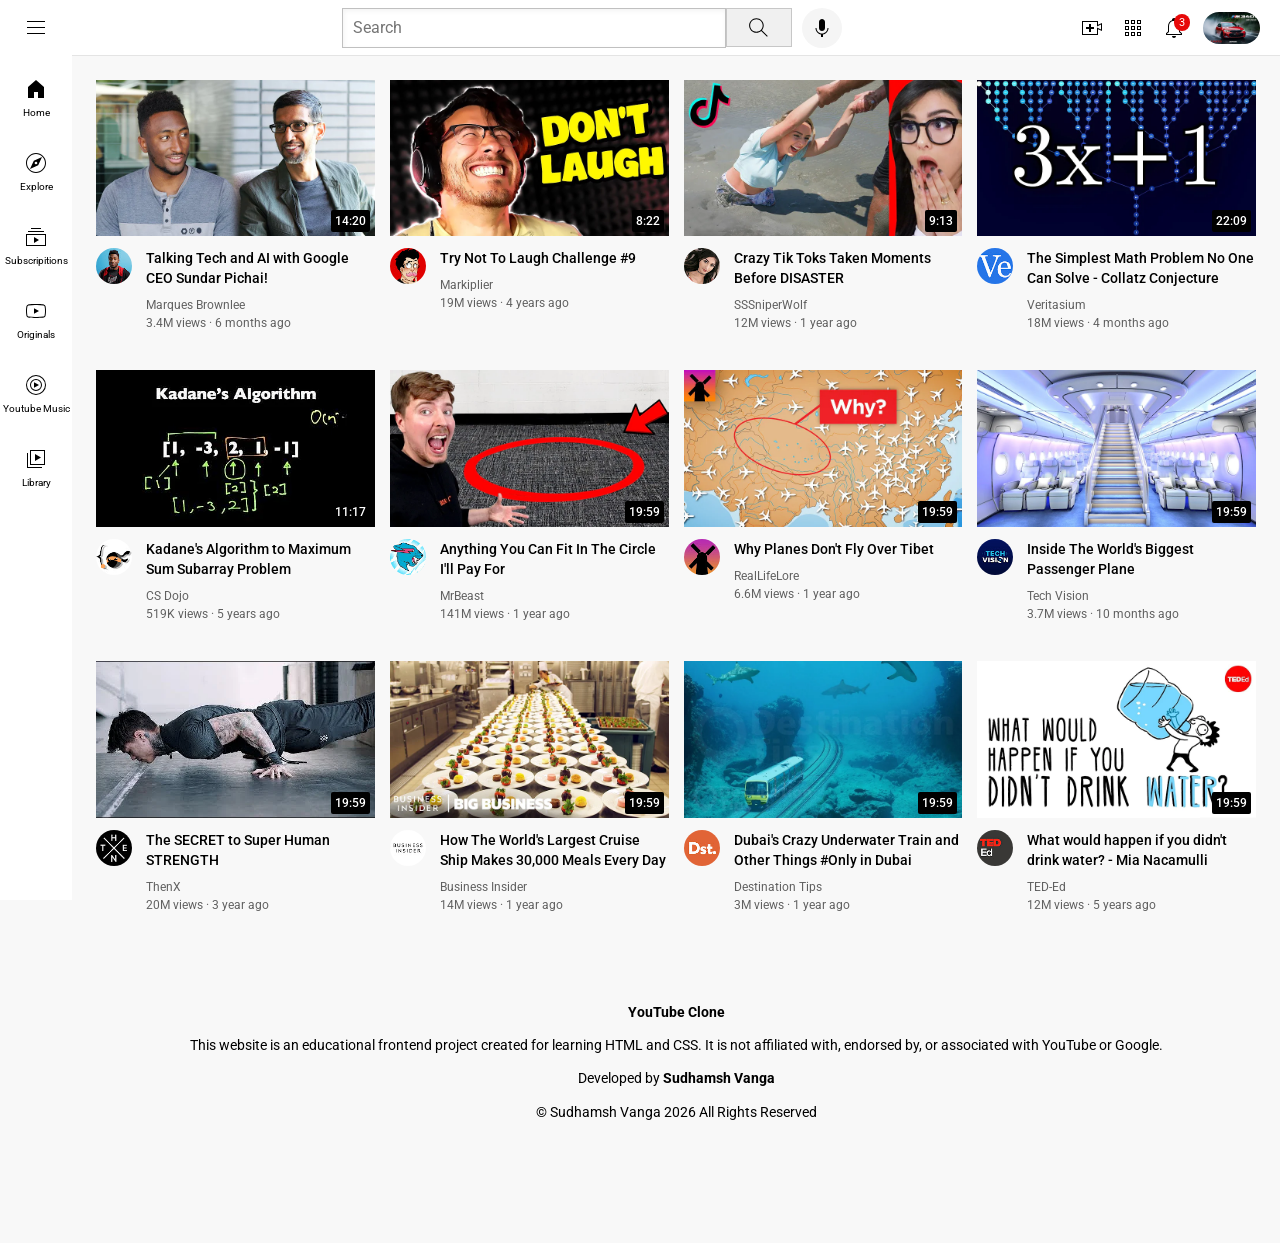
<file: index.html>
<!DOCTYPE html>
<html>
    <head>
        <title>YouTube Clone | HTML & CSS Project by Sudhamsh Vanga</title>
        <link rel="preconnect" href="https://fonts.googleapis.com">
        <link rel="preconnect" href="https://fonts.gstatic.com" crossorigin>
        <link href="https://fonts.googleapis.com/css2?family=Roboto:wght@400;500;700&display=swap" rel="stylesheet">
        <link rel="stylesheet" href="styles/general.css">
        <link rel="stylesheet" href="styles/header.css">
        <link rel="stylesheet" href="styles/video.css">
        <link rel="stylesheet" href="styles/sidebar.css">
    </head>
    <body>
        <div class="header">
            <div class="left-section">
                <img class="hamburger"src="icons/hamburger-menu.svg">
                <a href="https://www.youtube.com/"><img class="yt-log"src="icons/youtube-logo.svg"></a>
            </div>
            <div class="middle-section">
                <input class="search-bar" type="text" placeholder="Search">
                <button class="search-button">
                    <img  class="search-icon" src="icons/search.svg">
                    <div class="tooltip">Search</div>
                </button>
                <button class="voice-search-button">
                    <img class="voice-search-icon" src="icons/voice-search-icon.svg">
                    <div class="tooltip">Search with your voice</div>
                </button>
            </div>
            <div class="right-section">
                <div class="upload-icon-container">
                    <img class="upload-icon"src="icons/upload.svg">
                    <div class="tooltip">Create</div>
                </div>
                <div class="apps-icon-container">
                    <img class="youtube-apps-icon" src="icons/youtube-apps.svg">
                    <div class="tooltip">Youtube Apps</div>
                </div>
                <div class="noti">
                    <img class="notifications" src="icons/notifications.svg">
                    <div class="notification-count">3</div>
                    <div class="tooltip">Notifications</div>
                </div>
                <div class="BMW">
                    <img class="current-user-picture"src="channel-pictures/bmw.jpg">
                    <div class="tooltip">BMW M5 F90</div>
                </div>
                </div>
                
            </div>
        </div>

        <div class="sidebar">
            <div class="sidebar-link">
                <img src="icons/home.svg">
                <div>Home</div>
            </div>
            <div class="sidebar-link">
                <img src="icons/explore.svg">
                <div>Explore</div>
            </div>
            <div class="sidebar-link">
                <img src="icons/subscriptions.svg">
                <div>Subscripitions</div>
            </div>
            <div class="sidebar-link">
                <img src="icons/originals.svg">
                <div>Originals</div>
            </div>
            <div class="sidebar-link">
                <img src="icons/youtube-music.svg">
                <div>Youtube Music</div>
            </div>
            <div class="sidebar-link">
                <img src="icons/library.svg">
                <div>Library</div>
            </div>
        </div>
        <div class="video-grid">
            <div class="video-preview">
            <div class="thumbnail-row">
                <a href="https://www.youtube.com/watch?v=n2RNcPRtAiY"><img class="thumbnail" src="thumbnails/thumbnail-1.webp"></a>
                <div class="video-time">14:20</div>
            </div>
            <div class="video-info-grid"> 
                <div class="channel-picture">
                    <a href="https://www.youtube.com/c/mkbhd"><img class="profile-picture"src="channel-pictures/channel-1.jpeg"></a>
                </div>
                <div class="video-info">
                    <a href="https://www.youtube.com/watch?v=n2RNcPRtAiY" style="color: black; text-decoration: none;">
                    <p class="video-title">
                        Talking Tech and AI with Google CEO Sundar Pichai!
                    </p>
                    </a>
                    <a href="https://www.youtube.com/c/mkbhd" style="color: rgb(96, 96, 96);text-decoration: none;">
                    <p class="video-author">
                        Marques Brownlee
                    </p>
                    </a>
                    <p class="video-stats">
                        3.4M views &#183; 6 months ago
                    </p>
                </div>
            </div> 
        </div>
        <div class="video-preview">
            <div class="thumbnail-row">
                <a href="https://www.youtube.com/watch?v=mP0RAo9SKZk"><img class="thumbnail" src="thumbnails/thumbnail-2.webp"></a>
                <div class="video-time">8:22</div>
            </div>
            <div class="video-info-grid"> 
                <div class="channel-picture">
                    <a href="https://www.youtube.com/c/markiplier"><img class="profile-picture"src="channel-pictures/channel-2.jpeg"></a>
                </div>
                <div class="video-info">
                    <a href="https://www.youtube.com/watch?v=mP0RAo9SKZk" style="color: black; text-decoration: none;">
                    <p class="video-title">
                        Try Not To Laugh Challenge #9
                    </p>
                    </a>
                    <a href="https://www.youtube.com/c/markiplier" style="color: rgb(96, 96, 96);text-decoration: none;">
                    <p class="video-author">
                        Markiplier
                    </p>
                    </a>
                    <p class="video-stats">
                        19M views &#183; 4 years ago
                    </p>
                </div>
            </div> 
        </div>
        <div class="video-preview">
            <div class="thumbnail-row">
                <a href="https://www.youtube.com/watch?v=FgjPQQeTh1w"><img class="thumbnail" src="thumbnails/thumbnail-3.webp"></a>
                <div class="video-time">9:13</div>
            </div>
            <div class="video-info-grid"> 
                <div class="channel-picture">
                    <a href="https://www.youtube.com/user/SSSniperWolf"><img class="profile-picture"src="channel-pictures/channel-3.jpeg"></a>
                </div>
                <div class="video-info">
                    <a href="https://www.youtube.com/watch?v=FgjPQQeTh1w" style="color: black; text-decoration: none;">
                    <p class="video-title">
                        Crazy Tik Toks Taken Moments Before DISASTER    
                    </p>
                    </a>
                    <a href="https://www.youtube.com/user/SSSniperWolf" style="color: rgb(96, 96, 96);text-decoration: none;">
                    <p class="video-author">
                        SSSniperWolf
                    </p>
                    </a>
                    <p class="video-stats">
                        12M views &#183; 1 year ago 
                    </p>
                </div>
            </div> 
        </div>
        <div class="video-preview">
            <div class="thumbnail-row">
                <a href="https://www.youtube.com/watch?v=094y1Z2wpJg"><img class="thumbnail" src="thumbnails/thumbnail-4.webp"></a>
                <div class="video-time">22:09</div>
            </div>
            <div class="video-info-grid"> 
                <div class="channel-picture">
                    <a href="https://www.youtube.com/c/veritasium"><img class="profile-picture"src="channel-pictures/channel-4.jpeg"></a>
                </div>
                <div class="video-info">
                    <a href="https://www.youtube.com/watch?v=094y1Z2wpJg" style="color: black; text-decoration: none;">
                    <p class="video-title"> 
                        The Simplest Math Problem No One Can Solve - Collatz Conjecture
                    </p>
                    </a>
                    <a href="https://www.youtube.com/c/veritasium" style="color: rgb(96, 96, 96);text-decoration: none;">
                    <p class="video-author">
                        Veritasium
                    </p>
                    </a>
                    <p class="video-stats">
                        18M views &#183; 4 months ago
                    </p>
                </div>
            </div> 
        </div>
        <div class="video-preview">
            <div class="thumbnail-row">
                <a href="https://www.youtube.com/watch?v=86CQq3pKSUw"><img class="thumbnail" src="thumbnails/thumbnail-5.webp"></a>
                <div class="video-time">11:17</div>
            </div>
            <div class="video-info-grid"> 
                <div class="channel-picture">
                    <a href="https://www.youtube.com/c/CSDojo"><img class="profile-picture"src="channel-pictures/channel-5.jpeg"></a>
                </div>
                <div class="video-info">
                    <a href="https://www.youtube.com/watch?v=86CQq3pKSUw" style="color: black; text-decoration: none;">
                    <p class="video-title">
                        Kadane's Algorithm to Maximum Sum Subarray Problem
                    </p>
                    </a>
                    <a href="https://www.youtube.com/c/CSDojo" style="color: rgb(96, 96, 96);text-decoration: none;">
                    <p class="video-author">
                        CS Dojo
                    </p>
                    </a>
                    <p class="video-stats">
                        519K views &#183; 5 years ago
                    </p>
                </div>
            </div> 
        </div>
        <div class="video-preview">
            <div class="thumbnail-row">
                <a href="https://www.youtube.com/watch?v=yXWw0_UfSFg"><img class="thumbnail" src="thumbnails/thumbnail-6.webp"></a>
                <div class="video-time">19:59</div>
            </div>
            <div class="video-info-grid"> 
                <div class="channel-picture">
                    <a href="https://www.youtube.com/channel/UCX6OQ3DkcsbYNE6H8uQQuVA"><img class="profile-picture"src="channel-pictures/channel-6.jpeg"></a>
                </div>
                <div class="video-info">
                    <a href="https://www.youtube.com/watch?v=yXWw0_UfSFg" style="color: black; text-decoration: none;">
                    <p class="video-title"> 
                        Anything You Can Fit In The Circle I&#39;ll Pay For
                    </p>
                    </a>
                    <a href="https://www.youtube.com/channel/UCX6OQ3DkcsbYNE6H8uQQuVA" style="color: rgb(96, 96, 96);text-decoration: none;">
                    <p class="video-author">
                        MrBeast
                    </p>
                    </a>
                    <p class="video-stats">
                        141M views &#183; 1 year ago
                    </p>
                </div>
            </div> 
        </div>
        <div class="video-preview">
            <div class="thumbnail-row">
                <a href="https://www.youtube.com/watch?v=fNVa1qMbF9Y"><img class="thumbnail" src="thumbnails/thumbnail-7.webp"></a>
                <div class="video-time">19:59</div>
            </div>
            <div class="video-info-grid"> 
                <div class="channel-picture">
                    <a href="https://www.youtube.com/channel/UCP5tjEmvPItGyLhmjdwP7Ww"><img class="profile-picture"src="channel-pictures/channel-7.jpeg"></a>
                </div>
                <div class="video-info">
                    <a href="https://www.youtube.com/watch?v=fNVa1qMbF9Y" style="color: black; text-decoration: none;">
                    <p class="video-title"> 
                        Why Planes Don't Fly Over Tibet
                    </p>
                    </a>
                    <a href="https://www.youtube.com/channel/UCP5tjEmvPItGyLhmjdwP7Ww" style="color: rgb(96, 96, 96);text-decoration: none;">
                    <p class="video-author">
                       RealLifeLore
                    </p>
                    </a>
                    <p class="video-stats">
                        6.6M views &#183; 1 year ago
                    </p>
                </div>
            </div> 
        </div>
        <div class="video-preview">
            <div class="thumbnail-row">
                <a href="https://www.youtube.com/watch?v=lFm4EM1juls"><img class="thumbnail" src="thumbnails/thumbnail-8.webp"></a>
                <div class="video-time">19:59</div>
            </div>
            <div class="video-info-grid"> 
                <div class="channel-picture">
                    <a href="https://www.youtube.com/@adin"><img class="profile-picture"src="channel-pictures/channel-8.jpeg"></a>
                </div>
                <div class="video-info">
                    <a href="https://www.youtube.com/watch?v=lFm4EM1juls" style="color: black; text-decoration: none;">
                    <p class="video-title"> 
                        Inside The World's Biggest Passenger Plane
                    </p>
                    </a>
                    <a href="https://www.youtube.com/@adin" style="color: rgb(96, 96, 96);text-decoration: none;">
                    <p class="video-author">
                        Tech Vision
                    </p>
                    </a>
                    <p class="video-stats">
                        3.7M views &#183; 10 months ago
                    </p>
                </div>
            </div> 
        </div>
        <div class="video-preview">
            <div class="thumbnail-row">
                <a href="https://www.youtube.com/watch?v=ixmxOlcrlUc"><img class="thumbnail" src="thumbnails/thumbnail-9.webp"></a>
                <div class="video-time">19:59</div>
            </div>
            <div class="video-info-grid"> 
                <div class="channel-picture">
                    <a href="https://www.youtube.com/c/OFFICIALTHENXSTUDIOS"><img class="profile-picture"src="channel-pictures/channel-9.jpeg"></a>
                </div>
                <div class="video-info">
                    <a href="https://www.youtube.com/watch?v=ixmxOlcrlUc" style="color: black; text-decoration: none;">
                    <p class="video-title"> 
                        The SECRET to Super Human STRENGTH  
                    </p>
                    </a>
                    <a href="https://www.youtube.com/c/OFFICIALTHENXSTUDIOS" style="color: rgb(96, 96, 96);text-decoration: none;">
                    <p class="video-author">
                        ThenX
                    </p>
                    </a>
                    <p class="video-stats">
                        20M views &#183; 3 year ago
                    </p>
                </div>
            </div> 
        </div>
        <div class="video-preview">
            <div class="thumbnail-row">
                <a href="https://www.youtube.com/watch?v=R2vXbFp5C9o"><img class="thumbnail" src="thumbnails/thumbnail-10.webp"></a>
                <div class="video-time">19:59</div>
            </div>
            <div class="video-info-grid"> 
                <div class="channel-picture">
                    <a href="https://www.youtube.com/user/businessinsider"><img class="profile-picture"src="channel-pictures/channel-10.jpeg"></a>
                </div>
                <div class="video-info">
                    <a href="https://www.youtube.com/watch?v=R2vXbFp5C9o" style="color: black; text-decoration: none;">
                    <p class="video-title"> 
                        How The World's Largest Cruise Ship Makes 30,000 Meals Every Day
                    </p>
                    </a>
                    <a href="https://www.youtube.com/user/businessinsider" style="color: rgb(96, 96, 96);text-decoration: none;">
                    <p class="video-author">
                       Business Insider
                    </p>
                    </a>
                    <p class="video-stats">
                        14M views &#183; 1 year ago
                    </p>
                </div>
            </div> 
        </div>
        <div class="video-preview">
            <div class="thumbnail-row">
                <a href="https://www.youtube.com/watch?v=0nZuYyXET3s"><img class="thumbnail" src="thumbnails/thumbnail-11.webp"></a>
                <div class="video-time">19:59</div>
            </div>
            <div class="video-info-grid"> 
                <div class="channel-picture">
                    <a href="https://www.youtube.com/c/Destinationtips"><img class="profile-picture"src="channel-pictures/channel-11.jpeg"></a>
                </div>
                <div class="video-info">
                    <a href="https://www.youtube.com/watch?v=0nZuYyXET3s" style="color: black; text-decoration: none;">
                    <p class="video-title"> 
                        Dubai's Crazy Underwater Train and Other Things #Only in Dubai
                    </p>
                    </a>
                    <a href="https://www.youtube.com/c/Destinationtips" style="color: rgb(96, 96, 96);text-decoration: none;">
                    <p class="video-author">
                        Destination Tips
                    </p>
                    </a>
                    <p class="video-stats">
                        3M views &#183; 1 year ago
                    </p>
                </div>
            </div> 
        </div>
        <div class="video-preview">
            <div class="thumbnail-row">
                <a href="https://www.youtube.com/watch?v=9iMGFqMmUFs"><img class="thumbnail" src="thumbnails/thumbnail-12.webp"></a>
                <div class="video-time">19:59</div>
            </div>
            <div class="video-info-grid"> 
                <div class="channel-picture">
                    <a href="https://www.youtube.com/teded"><img class="profile-picture"src="channel-pictures/channel-12.jpeg"></a>
                </div>
                <div class="video-info">
                    <a href="https://www.youtube.com/watch?v=9iMGFqMmUFs" style="color: black; text-decoration: none;">
                    <p class="video-title">  
                        What would happen if you didn&#39;t drink water? - Mia Nacamulli
                    </p>
                    </a>
                    <a href="https://www.youtube.com/teded" style="color: rgb(96, 96, 96);text-decoration: none;">
                    <p class="video-author">
                        TED-Ed
                    </p>
                    </a>
                    <p class="video-stats">
                        12M views &#183; 5 years ago
                    </p>
                </div>
            </div> 
        </div>
        </div>
        <footer class="footer">
            <p><strong>YouTube Clone</strong></p>

            <p>
                This website is an educational frontend project created for learning
                HTML and CSS. It is not affiliated with, endorsed by, or associated
                with YouTube or Google.
            </p>
        
            <p>
                Developed by <strong>Sudhamsh Vanga</strong>
            </p>
        
            <p>
                © Sudhamsh Vanga 2026 All Rights Reserved
            </p>
        </footer>
    </body>
</html>
</file>
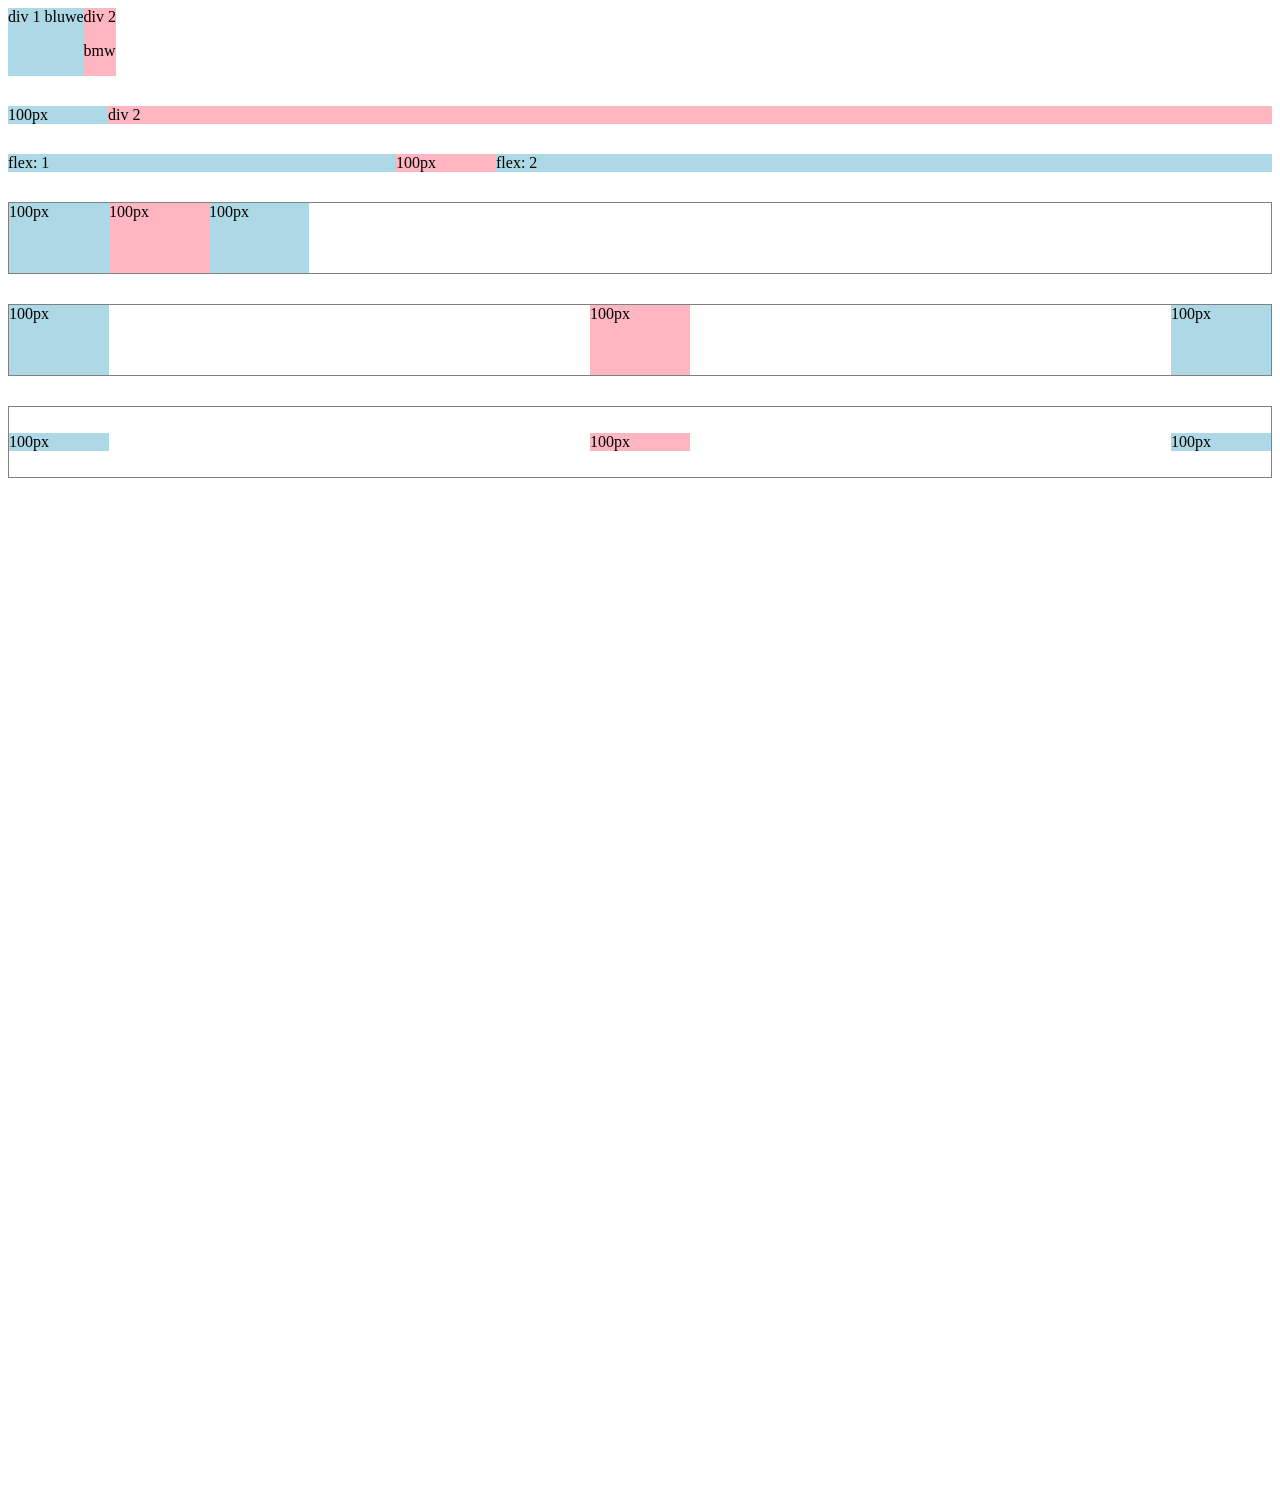
<file: flexbox.html>
<!DOCTYPE html>
<html>
    <head>
        <title>flexbox title</title>
    </head>
    <body style="padding-bottom: 1000px;">
        <div style="
            display: flex;
            flex-direction: row;
        ">
            <div style="background-color: lightblue;">div 1 bluwe</div>
            <div style="background-color: lightpink;">div 2<p>bmw</p></div>
        </div>

        <div style="
            display: flex;
            flex-direction: row;
            margin-top: 30px;
        ">
            <div style="
            background-color: lightblue;
            width: 100px;
            ">100px</div>
            <div style="
            background-color: lightpink;
            flex: 1;
            ">div 2</div>
        </div>
        <div style="
            display: flex;
            flex-direction: row;
            margin-top: 30px;
        ">
            <div style="
            background-color: lightblue;
            flex: 1;
            ">flex: 1</div>
            <div style="
            background-color: lightpink;
            width: 100px;
            ">100px</div>
            <div style="
            background-color: lightblue;
            flex: 2;
            ">flex: 2</div>
        </div> 
        <div style="
            display: flex;
            flex-direction: row;
            margin-top: 30px;
            height: 70px;
            border-width: 1px;
            border-style: solid;
            border-color: grey;
            justify-content: left;
        ">
            <div style="
            background-color: lightblue;
            width: 100px;;
            ">100px</div>
            <div style="
            background-color: lightpink;
            width: 100px;
            ">100px</div>
            <div style="
            background-color: lightblue;
            width: 100px;
            ">100px</div>
        </div>
        <div style="
            display: flex;
            flex-direction: row;
            margin-top: 30px;
            height: 70px;
            border-width: 1px;
            border-style: solid;
            border-color: grey;
            justify-content: space-between;
        ">
            <div style="
            background-color: lightblue;
            width: 100px;;
            ">100px</div>
            <div style="
            background-color: lightpink;
            width: 100px;
            ">100px</div>
            <div style="
            background-color: lightblue;
            width: 100px;
            ">100px</div>
        </div>
        <div style="
            display: flex;
            margin-top: 30px;
            height: 70px;
            border-width: 1px;
            border-style: solid;
            border-color: grey;
            justify-content: space-between;
            align-items: center;
        ">
            <div style="
            background-color: lightblue;
            width: 100px;;
            ">100px</div>
            <div style="
            background-color: lightpink;
            width: 100px;
            ">100px</div>
            <div style="
            background-color: lightblue;
            width: 100px;
            ">100px</div>
        </div>
        
    </body>
</html>
</file>
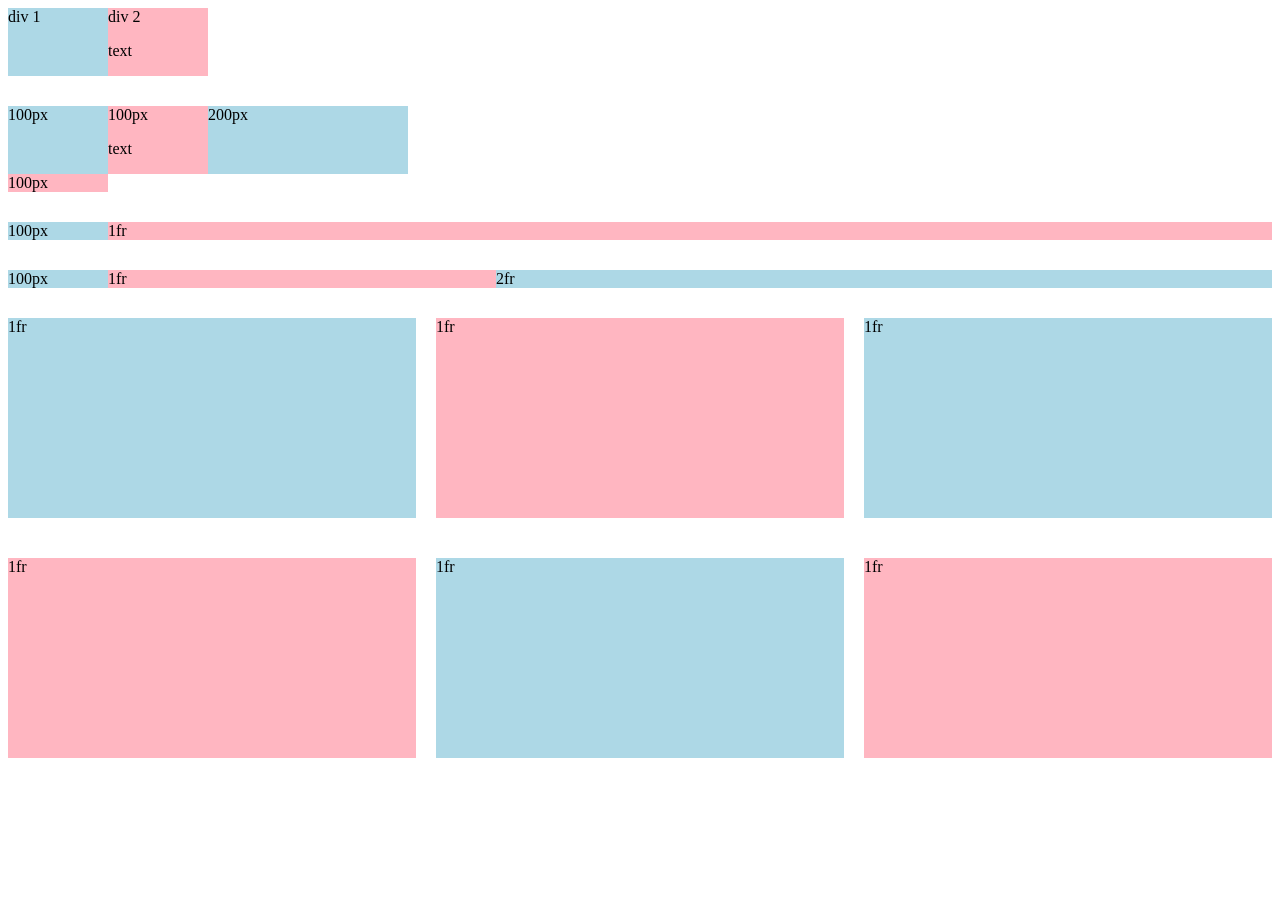
<file: grid.html>
<!DOCTYPE html>
<html>
    <head>
        <title>Grid Practice</title>
    </head>
    <body style="padding-bottom: 100px;">
        <div style="
            display: grid;
            grid-template-columns: 100px 100px;
            ">
            <div style="background-color: lightblue;">div 1</div>
            <div style="background-color: lightpink;">div 2<p>text</p></div>
        </div>


        <div style="
            margin-top: 30px;
            display: grid;
            grid-template-columns: 100px 100px 200px;
            ">
            <div style="background-color: lightblue;">100px</div>
            <div style="background-color: lightpink;">100px<p>text</p></div>
            <div style="background-color: lightblue;">200px</div>
            <div style="background-color: lightpink;">100px</div>
        </div>
        <div style="
            margin-top: 30px;
            display: grid;
            grid-template-columns: 100px 1fr;
            ">
            <div style="background-color: lightblue;">100px</div>
            <div style="background-color: lightpink;">1fr</div>
        </div>
        <div style="
            margin-top: 30px;
            display: grid;
            grid-template-columns: 100px 1fr 2fr;
            ">
            <div style="background-color: lightblue;">100px</div>
            <div style="background-color: lightpink;">1fr</div>
            <div style="background-color: lightblue;">2fr</div>
        </div>
        <div style="
            margin-top: 30px;
            display: grid;
            grid-template-columns: 1fr 1fr 1fr;
            column-gap: 20px;
            row-gap: 40px;
            ">
            <div style="background-color: lightblue; height: 200px;">1fr</div>
            <div style="background-color: lightpink; height: 200px;">1fr</div>
            <div style="background-color: lightblue; height: 200px;">1fr</div>
            <div style="background-color: lightpink; height: 200px;">1fr</div>
            <div style="background-color: lightblue; height: 200px;">1fr</div>
            <div style="background-color: lightpink; height: 200px;">1fr</div>
        </div>
    </body>
</html>
</file>
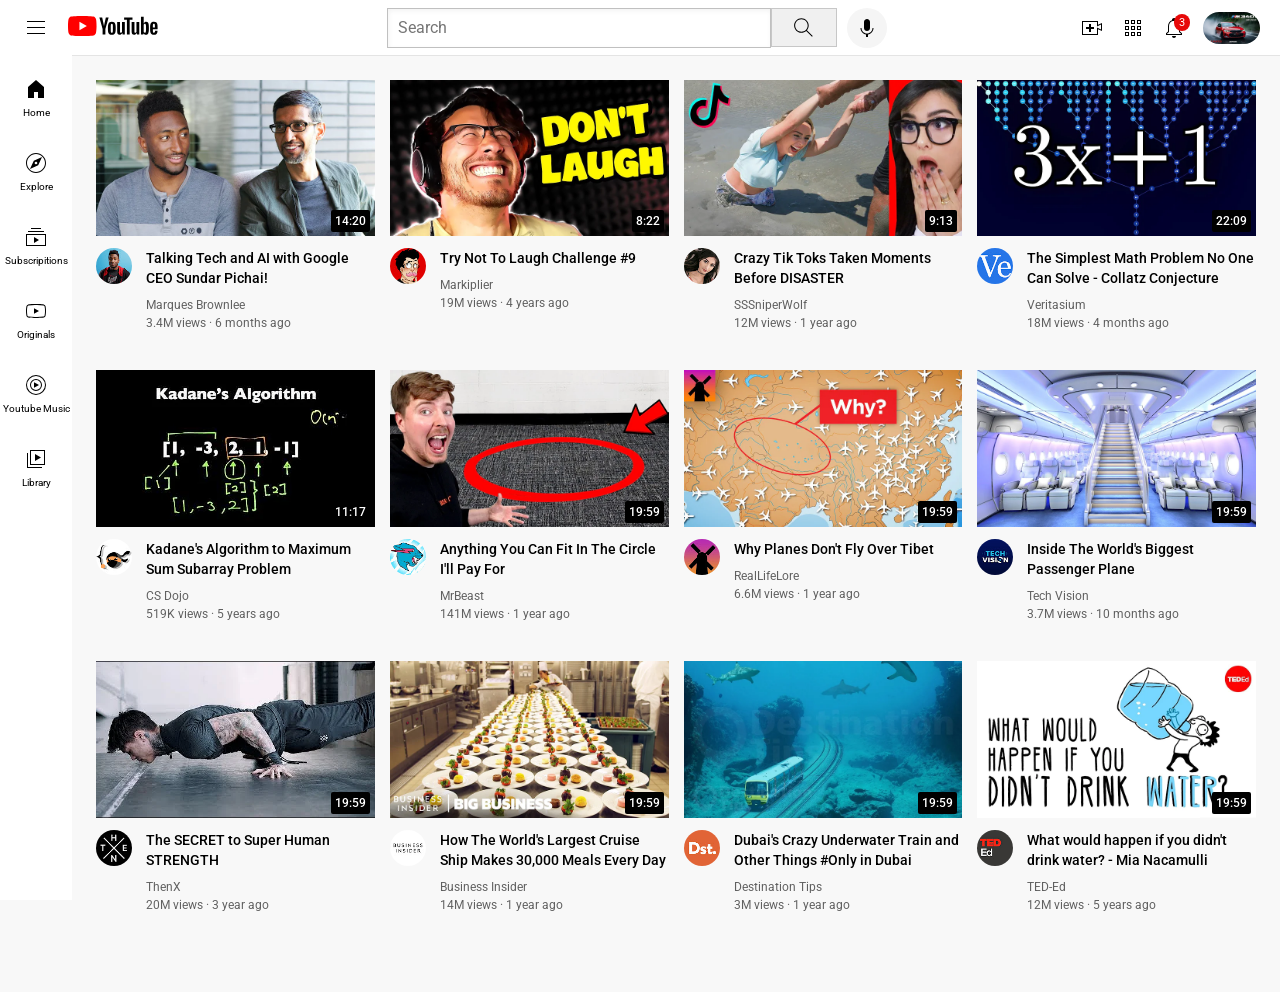
<file: youtube.html>
<!DOCTYPE html>
<html>
    <head>
        <title>My BMW</title>
        <link rel="preconnect" href="https://fonts.googleapis.com">
        <link rel="preconnect" href="https://fonts.gstatic.com" crossorigin>
        <link href="https://fonts.googleapis.com/css2?family=Roboto:wght@400;500;700&display=swap" rel="stylesheet">
        <link rel="stylesheet" href="styles/general.css">
        <link rel="stylesheet" href="styles/header.css">
        <link rel="stylesheet" href="styles/video.css">
        <link rel="stylesheet" href="styles/sidebar.css">
    </head>
    <body>
        <div class="header">
            <div class="left-section">
                <img class="hamburger"src="icons/hamburger-menu.svg">
                <a href="https://www.youtube.com/"><img class="yt-logo"src="icons/youtube-logo.svg"></a>
            </div>
            <div class="middle-section">
                <input class="search-bar" type="text" placeholder="Search">
                <button class="search-button">
                    <img  class="search-icon" src="icons/search.svg">
                    <div class="tooltip">Search</div>
                </button>
                <button class="voice-search-button">
                    <img class="voice-search-icon" src="icons/voice-search-icon.svg">
                    <div class="tooltip">Search with your voice</div>
                </button>
            </div>
            <div class="right-section">
                <div class="upload-icon-container">
                    <img class="upload-icon"src="icons/upload.svg">
                    <div class="tooltip">Create</div>
                </div>
                <div class="apps-icon-container">
                    <img class="youtube-apps-icon" src="icons/youtube-apps.svg">
                    <div class="tooltip">Youtube Apps</div>
                </div>
                <div class="noti">
                    <img class="notifications" src="icons/notifications.svg">
                    <div class="notification-count">3</div>
                    <div class="tooltip">Notifications</div>
                </div>
                <div class="BMW">
                    <img class="current-user-picture"src="channel-pictures/bmw.jpg">
                    <div class="tooltip">BMW M5 F90</div>
                </div>
                </div>
                
            </div>
        </div>

        <div class="sidebar">
            <div class="sidebar-link">
                <img src="icons/home.svg">
                <div>Home</div>
            </div>
            <div class="sidebar-link">
                <img src="icons/explore.svg">
                <div>Explore</div>
            </div>
            <div class="sidebar-link">
                <img src="icons/subscriptions.svg">
                <div>Subscripitions</div>
            </div>
            <div class="sidebar-link">
                <img src="icons/originals.svg">
                <div>Originals</div>
            </div>
            <div class="sidebar-link">
                <img src="icons/youtube-music.svg">
                <div>Youtube Music</div>
            </div>
            <div class="sidebar-link">
                <img src="icons/library.svg">
                <div>Library</div>
            </div>
        </div>


        <div class="video-grid">
            <div class="video-preview">
            <div class="thumbnail-row">
                <a href="https://www.youtube.com/watch?v=n2RNcPRtAiY"><img class="thumbnail" src="thumbnails/thumbnail-1.webp"></a>
                <div class="video-time">14:20</div>
            </div>
            <div class="video-info-grid"> 
                <div class="channel-picture">
                    <a href="https://www.youtube.com/c/mkbhd"><img class="profile-picture"src="channel-pictures/channel-1.jpeg"></a>
                </div>
                <div class="video-info">
                    <a href="https://www.youtube.com/watch?v=n2RNcPRtAiY" style="color: black; text-decoration: none;">
                    <p class="video-title">
                        Talking Tech and AI with Google CEO Sundar Pichai!
                    </p>
                    </a>
                    <a href="https://www.youtube.com/c/mkbhd" style="color: rgb(96, 96, 96);text-decoration: none;">
                    <p class="video-author">
                        Marques Brownlee
                    </p>
                    </a>
                    <p class="video-stats">
                        3.4M views &#183; 6 months ago
                    </p>
                </div>
            </div> 
        </div>
        <div class="video-preview">
            <div class="thumbnail-row">
                <a href="https://www.youtube.com/watch?v=mP0RAo9SKZk"><img class="thumbnail" src="thumbnails/thumbnail-2.webp"></a>
                <div class="video-time">8:22</div>
            </div>
            <div class="video-info-grid"> 
                <div class="channel-picture">
                    <a href="https://www.youtube.com/c/markiplier"><img class="profile-picture"src="channel-pictures/channel-2.jpeg"></a>
                </div>
                <div class="video-info">
                    <a href="https://www.youtube.com/watch?v=mP0RAo9SKZk" style="color: black; text-decoration: none;">
                    <p class="video-title">
                        Try Not To Laugh Challenge #9
                    </p>
                    </a>
                    <a href="https://www.youtube.com/c/markiplier" style="color: rgb(96, 96, 96);text-decoration: none;">
                    <p class="video-author">
                        Markiplier
                    </p>
                    </a>
                    <p class="video-stats">
                        19M views &#183; 4 years ago
                    </p>
                </div>
            </div> 
        </div>
        <div class="video-preview">
            <div class="thumbnail-row">
                <a href="https://www.youtube.com/watch?v=FgjPQQeTh1w"><img class="thumbnail" src="thumbnails/thumbnail-3.webp"></a>
                <div class="video-time">9:13</div>
            </div>
            <div class="video-info-grid"> 
                <div class="channel-picture">
                    <a href="https://www.youtube.com/user/SSSniperWolf"><img class="profile-picture"src="channel-pictures/channel-3.jpeg"></a>
                </div>
                <div class="video-info">
                    <a href="https://www.youtube.com/watch?v=FgjPQQeTh1w" style="color: black; text-decoration: none;">
                    <p class="video-title">
                        Crazy Tik Toks Taken Moments Before DISASTER    
                    </p>
                    </a>
                    <a href="https://www.youtube.com/user/SSSniperWolf" style="color: rgb(96, 96, 96);text-decoration: none;">
                    <p class="video-author">
                        SSSniperWolf
                    </p>
                    </a>
                    <p class="video-stats">
                        12M views &#183; 1 year ago 
                    </p>
                </div>
            </div> 
        </div>
        <div class="video-preview">
            <div class="thumbnail-row">
                <a href="https://www.youtube.com/watch?v=094y1Z2wpJg"><img class="thumbnail" src="thumbnails/thumbnail-4.webp"></a>
                <div class="video-time">22:09</div>
            </div>
            <div class="video-info-grid"> 
                <div class="channel-picture">
                    <a href="https://www.youtube.com/c/veritasium"><img class="profile-picture"src="channel-pictures/channel-4.jpeg"></a>
                </div>
                <div class="video-info">
                    <a href="https://www.youtube.com/watch?v=094y1Z2wpJg" style="color: black; text-decoration: none;">
                    <p class="video-title"> 
                        The Simplest Math Problem No One Can Solve - Collatz Conjecture
                    </p>
                    </a>
                    <a href="https://www.youtube.com/c/veritasium" style="color: rgb(96, 96, 96);text-decoration: none;">
                    <p class="video-author">
                        Veritasium
                    </p>
                    </a>
                    <p class="video-stats">
                        18M views &#183; 4 months ago
                    </p>
                </div>
            </div> 
        </div>
        <div class="video-preview">
            <div class="thumbnail-row">
                <a href="https://www.youtube.com/watch?v=86CQq3pKSUw"><img class="thumbnail" src="thumbnails/thumbnail-5.webp"></a>
                <div class="video-time">11:17</div>
            </div>
            <div class="video-info-grid"> 
                <div class="channel-picture">
                    <a href="https://www.youtube.com/c/CSDojo"><img class="profile-picture"src="channel-pictures/channel-5.jpeg"></a>
                </div>
                <div class="video-info">
                    <a href="https://www.youtube.com/watch?v=86CQq3pKSUw" style="color: black; text-decoration: none;">
                    <p class="video-title">
                        Kadane's Algorithm to Maximum Sum Subarray Problem
                    </p>
                    </a>
                    <a href="https://www.youtube.com/c/CSDojo" style="color: rgb(96, 96, 96);text-decoration: none;">
                    <p class="video-author">
                        CS Dojo
                    </p>
                    </a>
                    <p class="video-stats">
                        519K views &#183; 5 years ago
                    </p>
                </div>
            </div> 
        </div>
        <div class="video-preview">
            <div class="thumbnail-row">
                <a href="https://www.youtube.com/watch?v=yXWw0_UfSFg"><img class="thumbnail" src="thumbnails/thumbnail-6.webp"></a>
                <div class="video-time">19:59</div>
            </div>
            <div class="video-info-grid"> 
                <div class="channel-picture">
                    <a href="https://www.youtube.com/channel/UCX6OQ3DkcsbYNE6H8uQQuVA"><img class="profile-picture"src="channel-pictures/channel-6.jpeg"></a>
                </div>
                <div class="video-info">
                    <a href="https://www.youtube.com/watch?v=yXWw0_UfSFg" style="color: black; text-decoration: none;">
                    <p class="video-title"> 
                        Anything You Can Fit In The Circle I&#39;ll Pay For
                    </p>
                    </a>
                    <a href="https://www.youtube.com/channel/UCX6OQ3DkcsbYNE6H8uQQuVA" style="color: rgb(96, 96, 96);text-decoration: none;">
                    <p class="video-author">
                        MrBeast
                    </p>
                    </a>
                    <p class="video-stats">
                        141M views &#183; 1 year ago
                    </p>
                </div>
            </div> 
        </div>
        <div class="video-preview">
            <div class="thumbnail-row">
                <a href="https://www.youtube.com/watch?v=fNVa1qMbF9Y"><img class="thumbnail" src="thumbnails/thumbnail-7.webp"></a>
                <div class="video-time">19:59</div>
            </div>
            <div class="video-info-grid"> 
                <div class="channel-picture">
                    <a href="https://www.youtube.com/channel/UCP5tjEmvPItGyLhmjdwP7Ww"><img class="profile-picture"src="channel-pictures/channel-7.jpeg"></a>
                </div>
                <div class="video-info">
                    <a href="https://www.youtube.com/watch?v=fNVa1qMbF9Y" style="color: black; text-decoration: none;">
                    <p class="video-title"> 
                        Why Planes Don't Fly Over Tibet
                    </p>
                    </a>
                    <a href="https://www.youtube.com/channel/UCP5tjEmvPItGyLhmjdwP7Ww" style="color: rgb(96, 96, 96);text-decoration: none;">
                    <p class="video-author">
                       RealLifeLore
                    </p>
                    </a>
                    <p class="video-stats">
                        6.6M views &#183; 1 year ago
                    </p>
                </div>
            </div> 
        </div>
        <div class="video-preview">
            <div class="thumbnail-row">
                <a href="https://www.youtube.com/watch?v=lFm4EM1juls"><img class="thumbnail" src="thumbnails/thumbnail-8.webp"></a>
                <div class="video-time">19:59</div>
            </div>
            <div class="video-info-grid"> 
                <div class="channel-picture">
                    <a href="https://www.youtube.com/@adin"><img class="profile-picture"src="channel-pictures/channel-8.jpeg"></a>
                </div>
                <div class="video-info">
                    <a href="https://www.youtube.com/watch?v=lFm4EM1juls" style="color: black; text-decoration: none;">
                    <p class="video-title"> 
                        Inside The World's Biggest Passenger Plane
                    </p>
                    </a>
                    <a href="https://www.youtube.com/@adin" style="color: rgb(96, 96, 96);text-decoration: none;">
                    <p class="video-author">
                        Tech Vision
                    </p>
                    </a>
                    <p class="video-stats">
                        3.7M views &#183; 10 months ago
                    </p>
                </div>
            </div> 
        </div>
        <div class="video-preview">
            <div class="thumbnail-row">
                <a href="https://www.youtube.com/watch?v=ixmxOlcrlUc"><img class="thumbnail" src="thumbnails/thumbnail-9.webp"></a>
                <div class="video-time">19:59</div>
            </div>
            <div class="video-info-grid"> 
                <div class="channel-picture">
                    <a href="https://www.youtube.com/c/OFFICIALTHENXSTUDIOS"><img class="profile-picture"src="channel-pictures/channel-9.jpeg"></a>
                </div>
                <div class="video-info">
                    <a href="https://www.youtube.com/watch?v=ixmxOlcrlUc" style="color: black; text-decoration: none;">
                    <p class="video-title"> 
                        The SECRET to Super Human STRENGTH  
                    </p>
                    </a>
                    <a href="https://www.youtube.com/c/OFFICIALTHENXSTUDIOS" style="color: rgb(96, 96, 96);text-decoration: none;">
                    <p class="video-author">
                        ThenX
                    </p>
                    </a>
                    <p class="video-stats">
                        20M views &#183; 3 year ago
                    </p>
                </div>
            </div> 
        </div>
        <div class="video-preview">
            <div class="thumbnail-row">
                <a href="https://www.youtube.com/watch?v=R2vXbFp5C9o"><img class="thumbnail" src="thumbnails/thumbnail-10.webp"></a>
                <div class="video-time">19:59</div>
            </div>
            <div class="video-info-grid"> 
                <div class="channel-picture">
                    <a href="https://www.youtube.com/user/businessinsider"><img class="profile-picture"src="channel-pictures/channel-10.jpeg"></a>
                </div>
                <div class="video-info">
                    <a href="https://www.youtube.com/watch?v=R2vXbFp5C9o" style="color: black; text-decoration: none;">
                    <p class="video-title"> 
                        How The World's Largest Cruise Ship Makes 30,000 Meals Every Day
                    </p>
                    </a>
                    <a href="https://www.youtube.com/user/businessinsider" style="color: rgb(96, 96, 96);text-decoration: none;">
                    <p class="video-author">
                       Business Insider
                    </p>
                    </a>
                    <p class="video-stats">
                        14M views &#183; 1 year ago
                    </p>
                </div>
            </div> 
        </div>
        <div class="video-preview">
            <div class="thumbnail-row">
                <a href="https://www.youtube.com/watch?v=0nZuYyXET3s"><img class="thumbnail" src="thumbnails/thumbnail-11.webp"></a>
                <div class="video-time">19:59</div>
            </div>
            <div class="video-info-grid"> 
                <div class="channel-picture">
                    <a href="https://www.youtube.com/c/Destinationtips"><img class="profile-picture"src="channel-pictures/channel-11.jpeg"></a>
                </div>
                <div class="video-info">
                    <a href="https://www.youtube.com/watch?v=0nZuYyXET3s" style="color: black; text-decoration: none;">
                    <p class="video-title"> 
                        Dubai's Crazy Underwater Train and Other Things #Only in Dubai
                    </p>
                    </a>
                    <a href="https://www.youtube.com/c/Destinationtips" style="color: rgb(96, 96, 96);text-decoration: none;">
                    <p class="video-author">
                        Destination Tips
                    </p>
                    </a>
                    <p class="video-stats">
                        3M views &#183; 1 year ago
                    </p>
                </div>
            </div> 
        </div>
        <div class="video-preview">
            <div class="thumbnail-row">
                <a href="https://www.youtube.com/watch?v=9iMGFqMmUFs"><img class="thumbnail" src="thumbnails/thumbnail-12.webp"></a>
                <div class="video-time">19:59</div>
            </div>
            <div class="video-info-grid"> 
                <div class="channel-picture">
                    <a href="https://www.youtube.com/teded"><img class="profile-picture"src="channel-pictures/channel-12.jpeg"></a>
                </div>
                <div class="video-info">
                    <a href="https://www.youtube.com/watch?v=9iMGFqMmUFs" style="color: black; text-decoration: none;">
                    <p class="video-title">  
                        What would happen if you didn&#39;t drink water? - Mia Nacamulli
                    </p>
                    </a>
                    <a href="https://www.youtube.com/teded" style="color: rgb(96, 96, 96);text-decoration: none;">
                    <p class="video-author">
                        TED-Ed
                    </p>
                    </a>
                    <p class="video-stats">
                        12M views &#183; 5 years ago
                    </p>
                </div>
            </div> 
        </div>
        </div>
    </body>
</html>
</file>
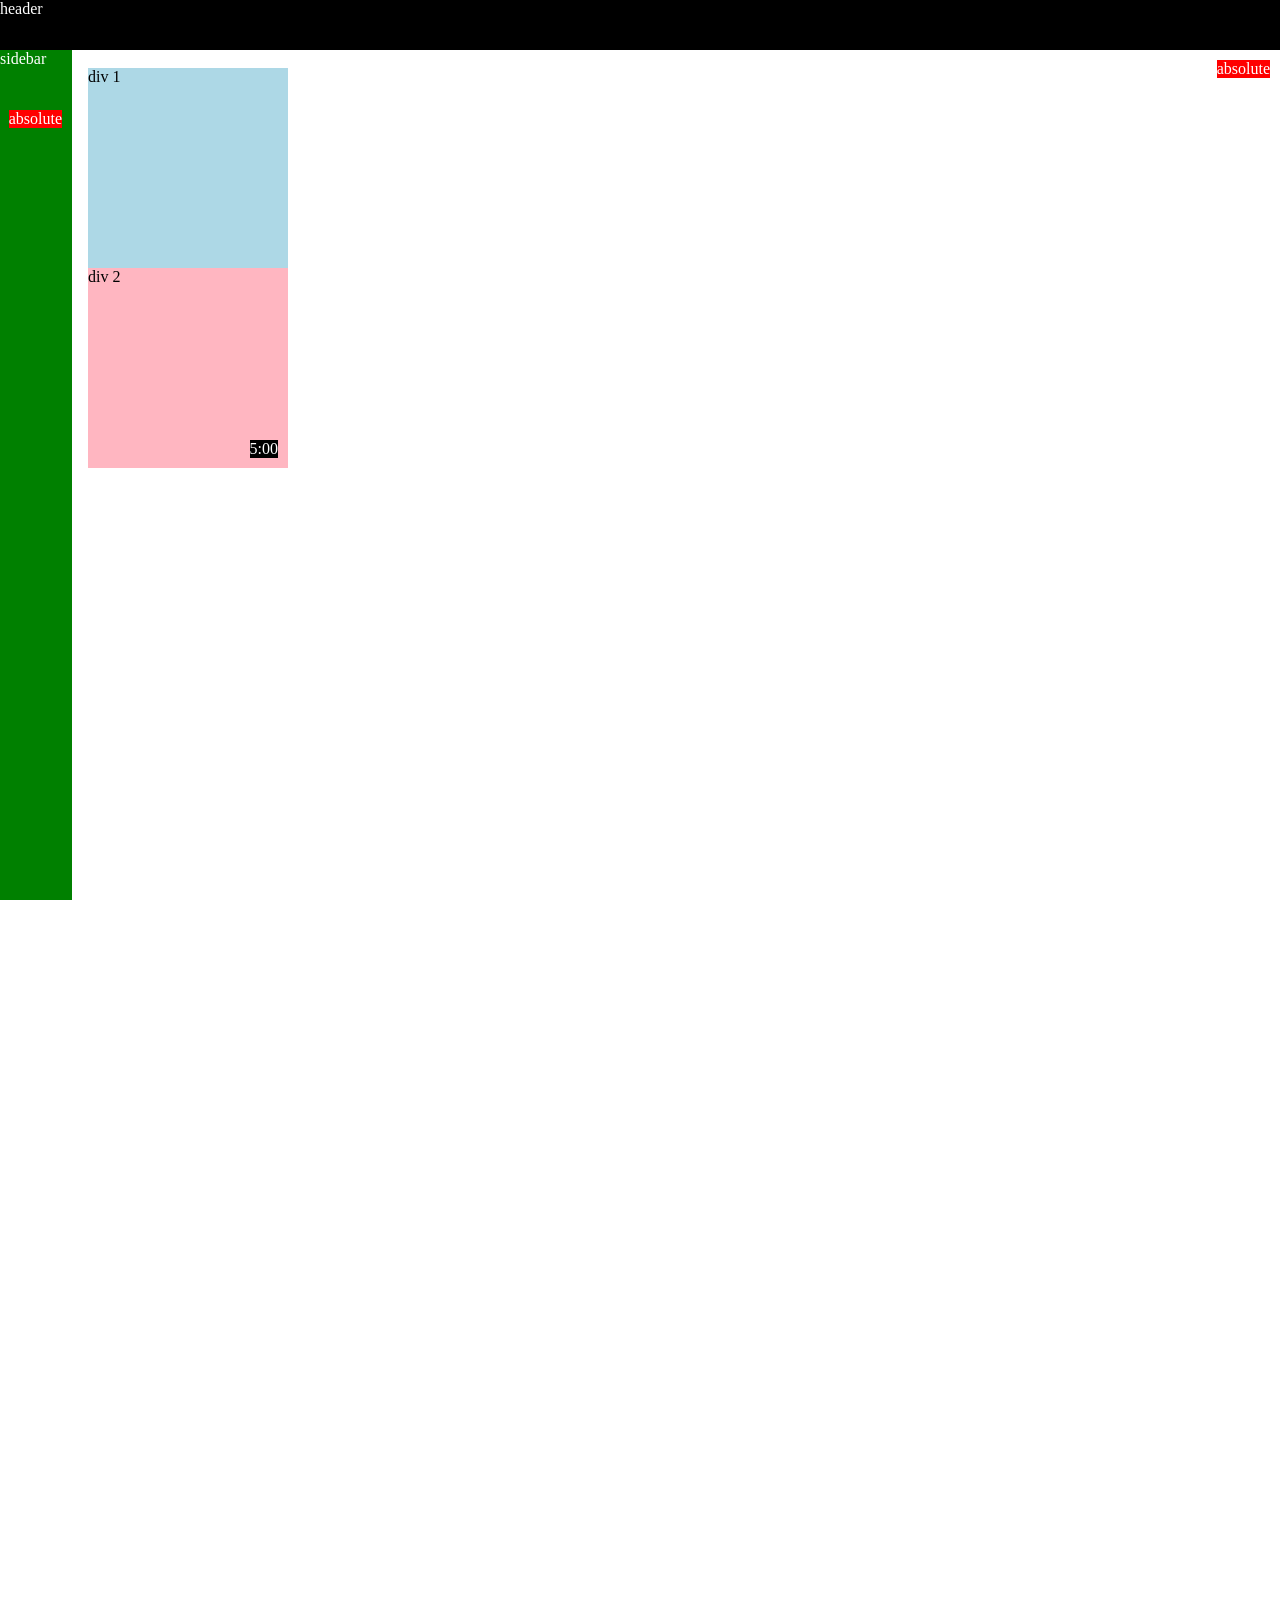
<file: styles/position.html>
<!DOCTYPE html>
<html>
    <head>
        <title>Postion Practice</title>
    </head>
    <body style="height: 4000px;
    padding-top: 60px;
    padding-left: 80px;">
        <div style="background-color: black;
        color: white;
        position: fixed;
        top: 0;
        left: 0;
        right: 0;
        z-index: 1;
        height: 50px;">
        header
        </div>
        <div style="background-color: green;
        color: white;
        position: fixed;
        top: 50px;
        left: 0;
        bottom: 0;
        width: 72px;">
            sidebar
            <div style="position: absolute;
            background-color: red;
             color: white;
            right: 10px;
            z-index: 2;
            top: 60px;">
                absolute
            </div>
        </div>

        <div style="position: absolute;
        background-color: red;
        color: white;
        right: 10px;
         z-index: 2;
        top: 60px;">
            absolute
        </div>

        <div style="background-color: lightblue;
        height: 200px;
        width: 200px;
        position: static;
        " >
            div 1
        </div>
        <div style="background-color: lightpink;
        height: 200px;
        width: 200px;
        position: relative;
        ">
            div 2
            <div style="position: absolute;
                background-color: black;
                color: white;
                right: 10px;
                bottom: 10px;
                z-index: 2;
                ">
                    5:00
                </div>
        </div>
    </body>
</html>
</file>
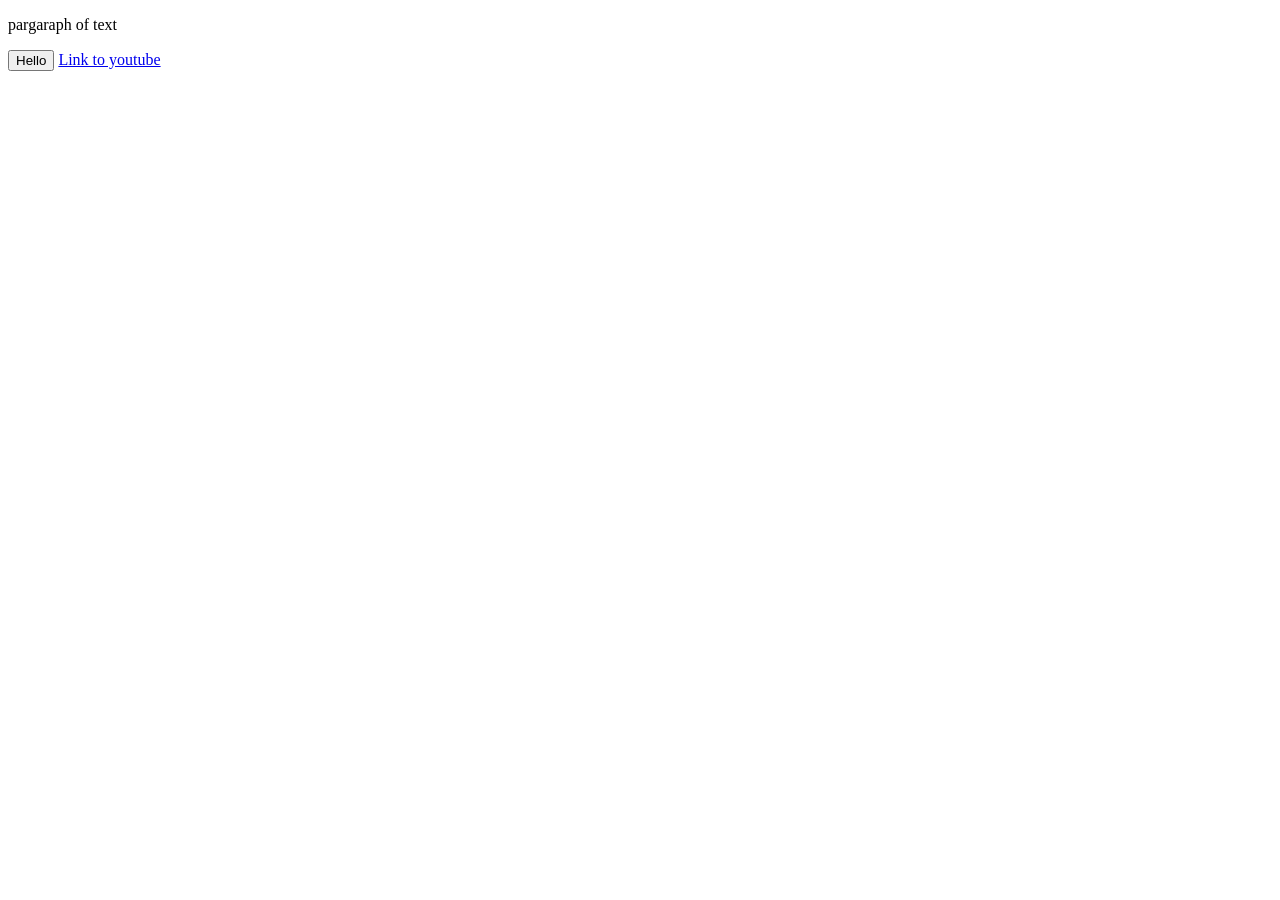
<file: into-to-html/style/website.html>
<!DOCTYPE html>
<html>
    <head>
        <title>Porsche</title>
    </head>
    <body>
        <p>
        pargaraph of text
        </p>
        <button>
            Hello
        </button>
        <a href="https://www.youtube.com/" target="_blank">
            Link to youtube
        </a>
    </body>
</html>
</file>
<file: styles/general.css>
p{
    font-family: Roboto, Arial;
     margin-top: 0;
    margin-bottom: 0;
}
body{
    margin: 0;
    padding: 80px;
    padding-left: 96px;
    padding-right: 24px;
    background-color: rgb(248, 248, 248);
} 
.footer{
    margin-top: 50px;
    padding: 30px 20px;
    color: black;
    text-align: center;
    font-family: Roboto, Arial;
    font-size: 14px;
    line-height: 1.8;
}

.footer p{
    margin: 8px 0;
}
.disclaimer{
    margin-top: 70px;
    margin-left: 90px;   
    margin-right: 20px;

    background: #fff8e1;
    border: 1px solid #f4d03f;
    border-radius: 6px;
    padding: 12px;
    text-align: center;
    font-family: Roboto, Arial;
    color: #6b4f00;
}
</file>
<file: styles/header.css>
.header{
    height: 55px;
    display: flex;
    flex-direction: row;
    justify-content: space-between;
    position: fixed;
    top: 0;
    left: 0;
    z-index: 100;
    right: 0;
    background-color: white;
    border-bottom-width: 1px;
    border-bottom-style: solid;
    border-bottom-color: rgb(228, 228, 228);

}
.left-section{
    display: flex;
    align-items: center;
}
.search-bar{
    flex: 1;
    height: 36px;
    padding-left: 10px;
    font-size: 16px;
    margin-right: 1px;
    border: 1px solid rgb(192, 192, 192);
    box-shadow: inset 1px 2px 5px rgba(0, 0, 0, 0.05);
    width: 0;
}
.search-bar:focus{
    outline: none;
    border: 1px solid rgb(0, 0, 204);
    
}

.search-bar::placeholder{
    font-family: Roboto, Arial;
    font-size: 16px;
}
.hamburger{
    height: 24px;
    margin-left: 24px;
    margin-right: 20px;
}
.yt-logo{
    height: 20px;
}
.middle-section{
    flex: 1;
    display: flex;
    margin-left: 70px;
    margin-right: 35px;
    max-width: 500px;
    align-items: center;
}
.search-icon{
    height: 25px;
    
    
}
.search-button{
    height: 39px;
    width: 66px;
    border-width: 1px;
    border-style: solid;
    border-color: rgb(199, 199, 199);
    background-color: rgb(240, 240, 240);
    margin-left: -1px;
    margin-right: 10px;
    position: relative;
}
.search-button:hover{
    background-color: lightgray;
}
.search-button .tooltip, 
.voice-search-button .tooltip,
.upload-icon-container .tooltip,
.apps-icon-container .tooltip,
.noti .tooltip,
.BMW .tooltip{
    position: absolute;
    font-family: Roboto,Arial;
    background-color: gray;
    color: white;
    padding-top: 4px;
    padding-bottom: 4px;
    padding-left: 8px;
    padding-right: 8px;
    border-radius: 2px;
    font-size: 12px;
    bottom: -30px;
    opacity: 0;
    transition: opacity 0.15s;
    pointer-events: none;
    white-space: nowrap ;
}
.search-button:hover .tooltip,
.voice-search-button:hover .tooltip,
.upload-icon-container:hover .tooltip,
.apps-icon-container:hover .tooltip,
.noti:hover .tooltip,
.BMW:hover .tooltip{
    opacity: 1;
}
.voice-search-icon{
    height: 24px;
}
.voice-search-button{
    height: 40px;
    width: 40px;
    border-radius: 20px;
    border: none;
    background-color: rgb(245, 245, 245);

}
.search-button, 
.voice-search-button,
.upload-icon-container,
.apps-icon-container,
.noti,
.BMW{
    position: relative;
    display: flex;
    justify-content: center;
    align-items: center;
}
.right-section{
    width: 180px;
    margin-right: 20px;
    position: relative;
    display: flex;
    align-items: center;
    justify-content: space-between;
    flex-shrink: 0;
}
.upload-icon{
    height: 24px;
}
.youtube-apps-icon{
    height: 24px;
}
.notifications{
    height: 24px;
    pos
}
.noti{
    position: relative;;
}
.current-user-picture{
    height: 32px;
    border-radius: 40px;
}
.notification-count{
    font-family: Roboto,Arial;
    font-size: 11px;
    padding-top: 2px;
    padding-bottom: 2px;
    padding-left: 5px;
    padding-right: 5px;
    position: absolute;
    background-color: rgb(231, 8, 8);
    color: white;
    top: -2px;
    right: -4px;
    border-radius: 10px;
    border-color: white;
    
}
</file>
<file: styles/video.css>
.thumbnail{
                width: 100%;

            }
            .search-bar{
                display: block;
            }
            .video-title{
                margin-top: 0;
                font-size: 14px;
                font-weight: 500;
                line-height: 20px;
                margin-bottom: 10px;
            }
            
            .video-info-grid{
                display: grid;
                grid-template-columns: 50px 1fr;
            }
            .profile-picture{
                width: 36px;
                border-radius: 50px;
            }
            .thumbnail-row{
                margin-bottom: 8px;
                position: relative;
            }
            .video-author,.video-stats{
                font-size: 12px;
                color: rgb(96, 96, 96);
            }
            .video-author{
                margin-bottom: 4px;
            }
           .video-grid{
            display: grid;
            grid-template-columns: 1fr 1fr 1fr;
            column-gap: 15px;
            row-gap: 40px;
           }
           @media (max-width: 750px){
            .video-grid{
                grid-template-columns: 1fr 1fr;
            }
           }
           @media (min-width: 751px) and (max-width: 999px){
            .video-grid{
                grid-template-columns: 1fr 1fr 1fr;
            }
           }
           @media (min-width: 1000px){
            .video-grid{
                grid-template-columns: 1fr 1fr 1fr 1fr;
            }
           }
           .video-time{
            font-family: Roboto, Arial;
            font-size: 12px;
            font-weight: 500;
            padding: 4px;
            border-radius: 2px;
            background-color: black;
            color: white;
            position: absolute;
            bottom: 8px;
            right: 5px;
           }
</file>
<file: styles/sidebar.css>
.sidebar{
    position: fixed;
    left: 0;
    bottom: 0;
    top: 55px;
    width: 72px;
    z-index: 200;
    background-color: white;
    padding-top: 5px;
}
.sidebar-link{
    height: 74px;
    display: flex;
    justify-content: center;
    align-items: center; 
    flex-direction: column;
   
}
.sidebar-link:hover{
    background-color: rgb(237, 236, 236);
    cursor: pointer;
}
.sidebar-link img{
    height: 24px;
   margin-bottom: 6px;
}
.sidebar-link div{
    font-family: Roboto, Arial;
    font-size: 10px;

}
</file>
